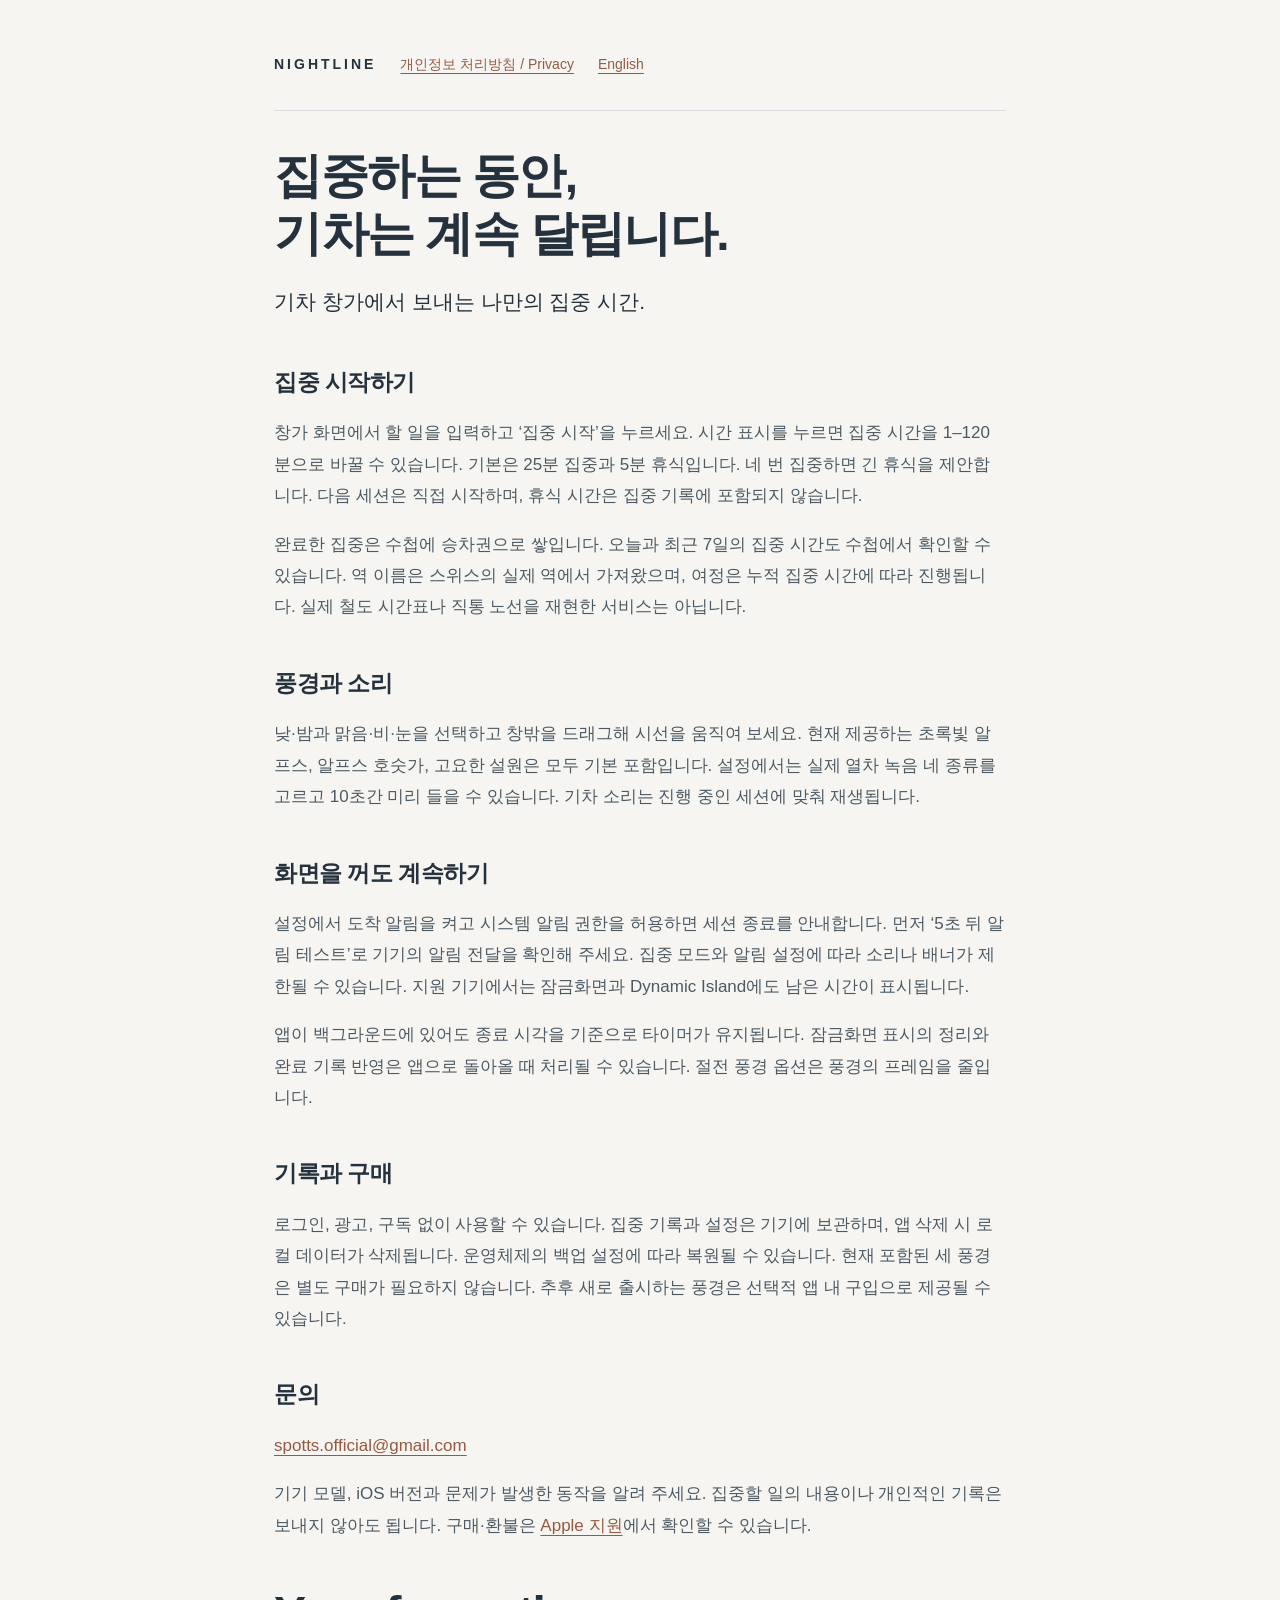
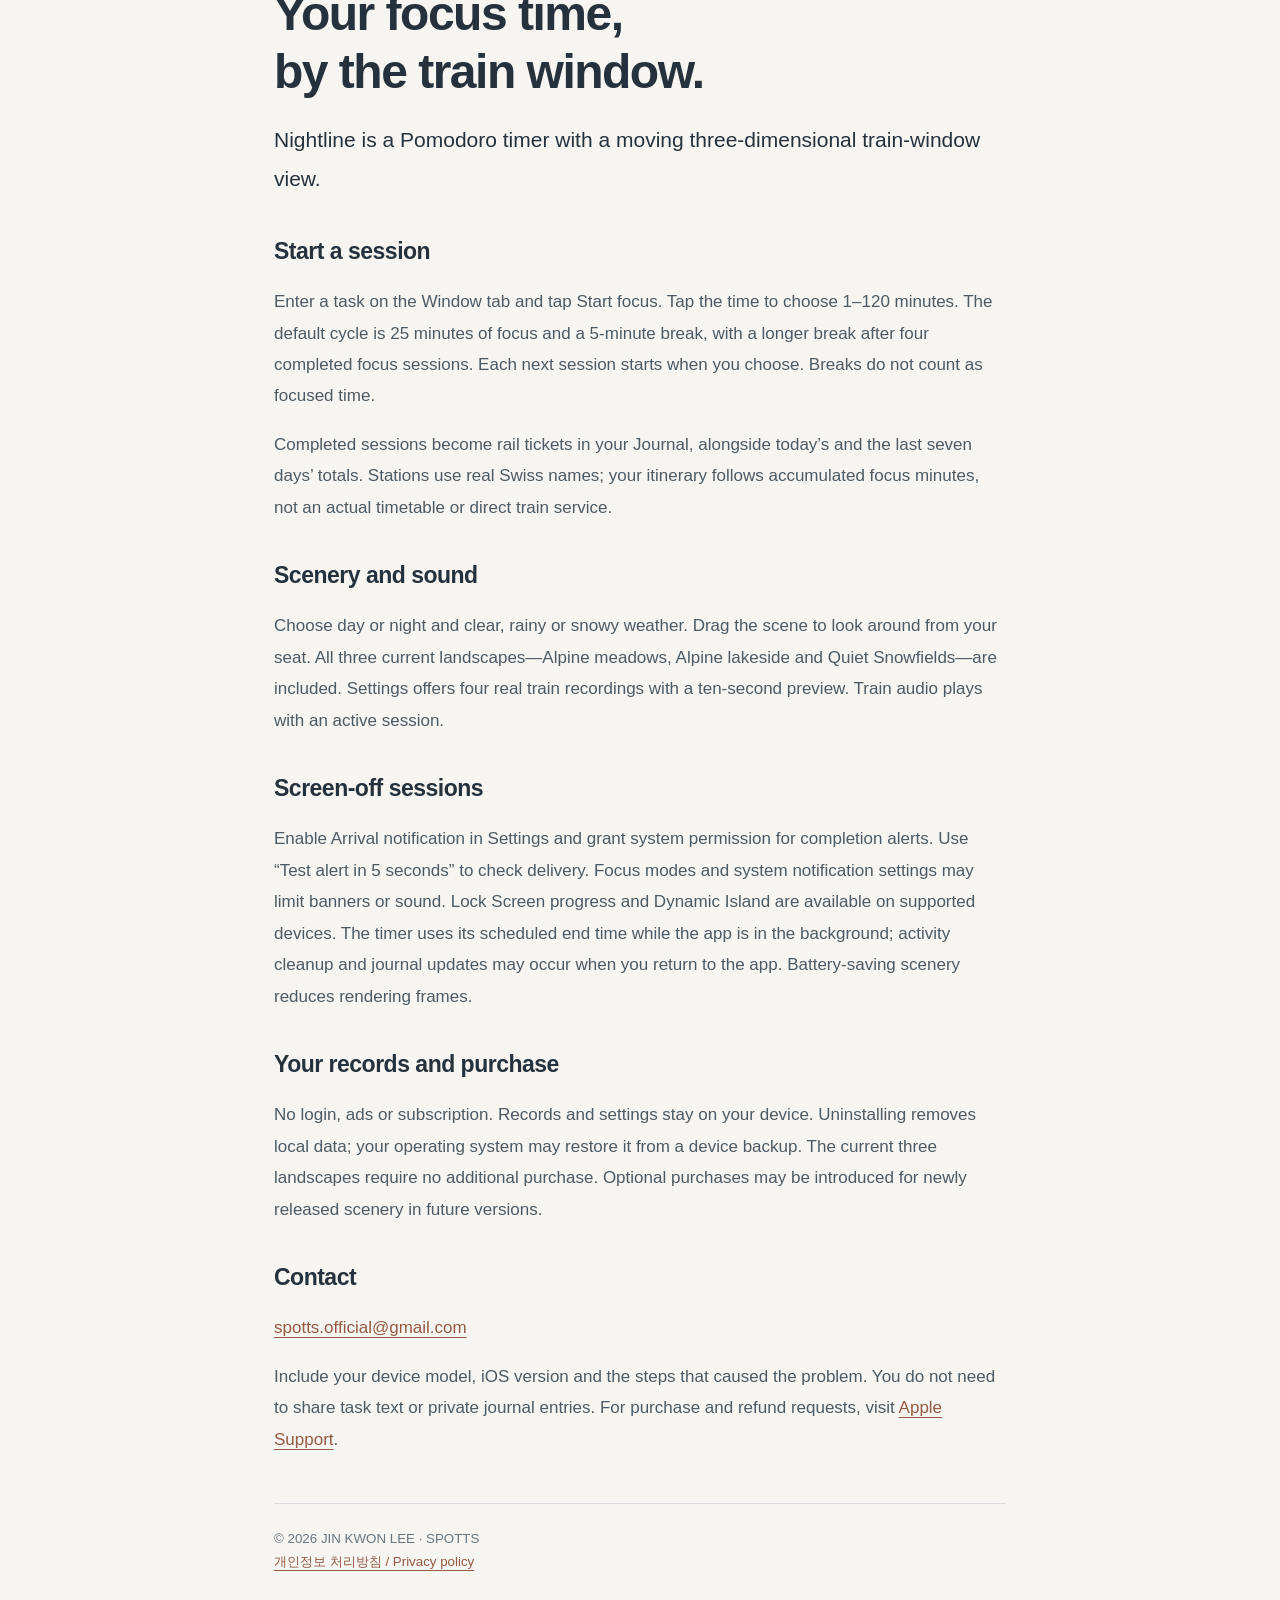
<file: index.html>
<!doctype html>
<html lang="ko"><head><meta charset="utf-8"><meta name="viewport" content="width=device-width,initial-scale=1"><meta name="description" content="Nightline — a train-window Pomodoro timer. Help, support and privacy information."><title>Nightline · Help & support</title><link rel="stylesheet" href="style.css"></head><body><main>
<nav><span class="brand">NIGHTLINE</span><a href="privacy.html">개인정보 처리방침 / Privacy</a><a href="#english">English</a></nav>
<h1>집중하는 동안,<br>기차는 계속 달립니다.</h1><p class="lead">기차 창가에서 보내는 나만의 집중 시간.</p>
<section><h2>집중 시작하기</h2><p>창가 화면에서 할 일을 입력하고 ‘집중 시작’을 누르세요. 시간 표시를 누르면 집중 시간을 1–120분으로 바꿀 수 있습니다. 기본은 25분 집중과 5분 휴식입니다. 네 번 집중하면 긴 휴식을 제안합니다. 다음 세션은 직접 시작하며, 휴식 시간은 집중 기록에 포함되지 않습니다.</p><p>완료한 집중은 수첩에 승차권으로 쌓입니다. 오늘과 최근 7일의 집중 시간도 수첩에서 확인할 수 있습니다. 역 이름은 스위스의 실제 역에서 가져왔으며, 여정은 누적 집중 시간에 따라 진행됩니다. 실제 철도 시간표나 직통 노선을 재현한 서비스는 아닙니다.</p></section>
<section><h2>풍경과 소리</h2><p>낮·밤과 맑음·비·눈을 선택하고 창밖을 드래그해 시선을 움직여 보세요. 현재 제공하는 초록빛 알프스, 알프스 호숫가, 고요한 설원은 모두 기본 포함입니다. 설정에서는 실제 열차 녹음 네 종류를 고르고 10초간 미리 들을 수 있습니다. 기차 소리는 진행 중인 세션에 맞춰 재생됩니다.</p></section>
<section><h2>화면을 꺼도 계속하기</h2><p>설정에서 도착 알림을 켜고 시스템 알림 권한을 허용하면 세션 종료를 안내합니다. 먼저 ‘5초 뒤 알림 테스트’로 기기의 알림 전달을 확인해 주세요. 집중 모드와 알림 설정에 따라 소리나 배너가 제한될 수 있습니다. 지원 기기에서는 잠금화면과 Dynamic Island에도 남은 시간이 표시됩니다.</p><p>앱이 백그라운드에 있어도 종료 시각을 기준으로 타이머가 유지됩니다. 잠금화면 표시의 정리와 완료 기록 반영은 앱으로 돌아올 때 처리될 수 있습니다. 절전 풍경 옵션은 풍경의 프레임을 줄입니다.</p></section>
<section><h2>기록과 구매</h2><p>로그인, 광고, 구독 없이 사용할 수 있습니다. 집중 기록과 설정은 기기에 보관하며, 앱 삭제 시 로컬 데이터가 삭제됩니다. 운영체제의 백업 설정에 따라 복원될 수 있습니다. 현재 포함된 세 풍경은 별도 구매가 필요하지 않습니다. 추후 새로 출시하는 풍경은 선택적 앱 내 구입으로 제공될 수 있습니다.</p></section>
<section><h2>문의</h2><p><a href="mailto:spotts.official@gmail.com">spotts.official@gmail.com</a></p><p>기기 모델, iOS 버전과 문제가 발생한 동작을 알려 주세요. 집중할 일의 내용이나 개인적인 기록은 보내지 않아도 됩니다. 구매·환불은 <a href="https://support.apple.com/billing">Apple 지원</a>에서 확인할 수 있습니다.</p></section>
<section id="english" lang="en"><h1>Your focus time,<br>by the train window.</h1><p class="lead">Nightline is a Pomodoro timer with a moving three-dimensional train-window view.</p><h2>Start a session</h2><p>Enter a task on the Window tab and tap Start focus. Tap the time to choose 1–120 minutes. The default cycle is 25 minutes of focus and a 5-minute break, with a longer break after four completed focus sessions. Each next session starts when you choose. Breaks do not count as focused time.</p><p>Completed sessions become rail tickets in your Journal, alongside today’s and the last seven days’ totals. Stations use real Swiss names; your itinerary follows accumulated focus minutes, not an actual timetable or direct train service.</p><h2>Scenery and sound</h2><p>Choose day or night and clear, rainy or snowy weather. Drag the scene to look around from your seat. All three current landscapes—Alpine meadows, Alpine lakeside and Quiet Snowfields—are included. Settings offers four real train recordings with a ten-second preview. Train audio plays with an active session.</p><h2>Screen-off sessions</h2><p>Enable Arrival notification in Settings and grant system permission for completion alerts. Use “Test alert in 5 seconds” to check delivery. Focus modes and system notification settings may limit banners or sound. Lock Screen progress and Dynamic Island are available on supported devices. The timer uses its scheduled end time while the app is in the background; activity cleanup and journal updates may occur when you return to the app. Battery-saving scenery reduces rendering frames.</p><h2>Your records and purchase</h2><p>No login, ads or subscription. Records and settings stay on your device. Uninstalling removes local data; your operating system may restore it from a device backup. The current three landscapes require no additional purchase. Optional purchases may be introduced for newly released scenery in future versions.</p><h2>Contact</h2><p><a href="mailto:spotts.official@gmail.com">spotts.official@gmail.com</a></p><p>Include your device model, iOS version and the steps that caused the problem. You do not need to share task text or private journal entries. For purchase and refund requests, visit <a href="https://support.apple.com/billing">Apple Support</a>.</p></section>
<footer><small>© 2026 JIN KWON LEE · SPOTTS<br><a href="privacy.html">개인정보 처리방침 / Privacy policy</a></small></footer></main></body></html>
</file>
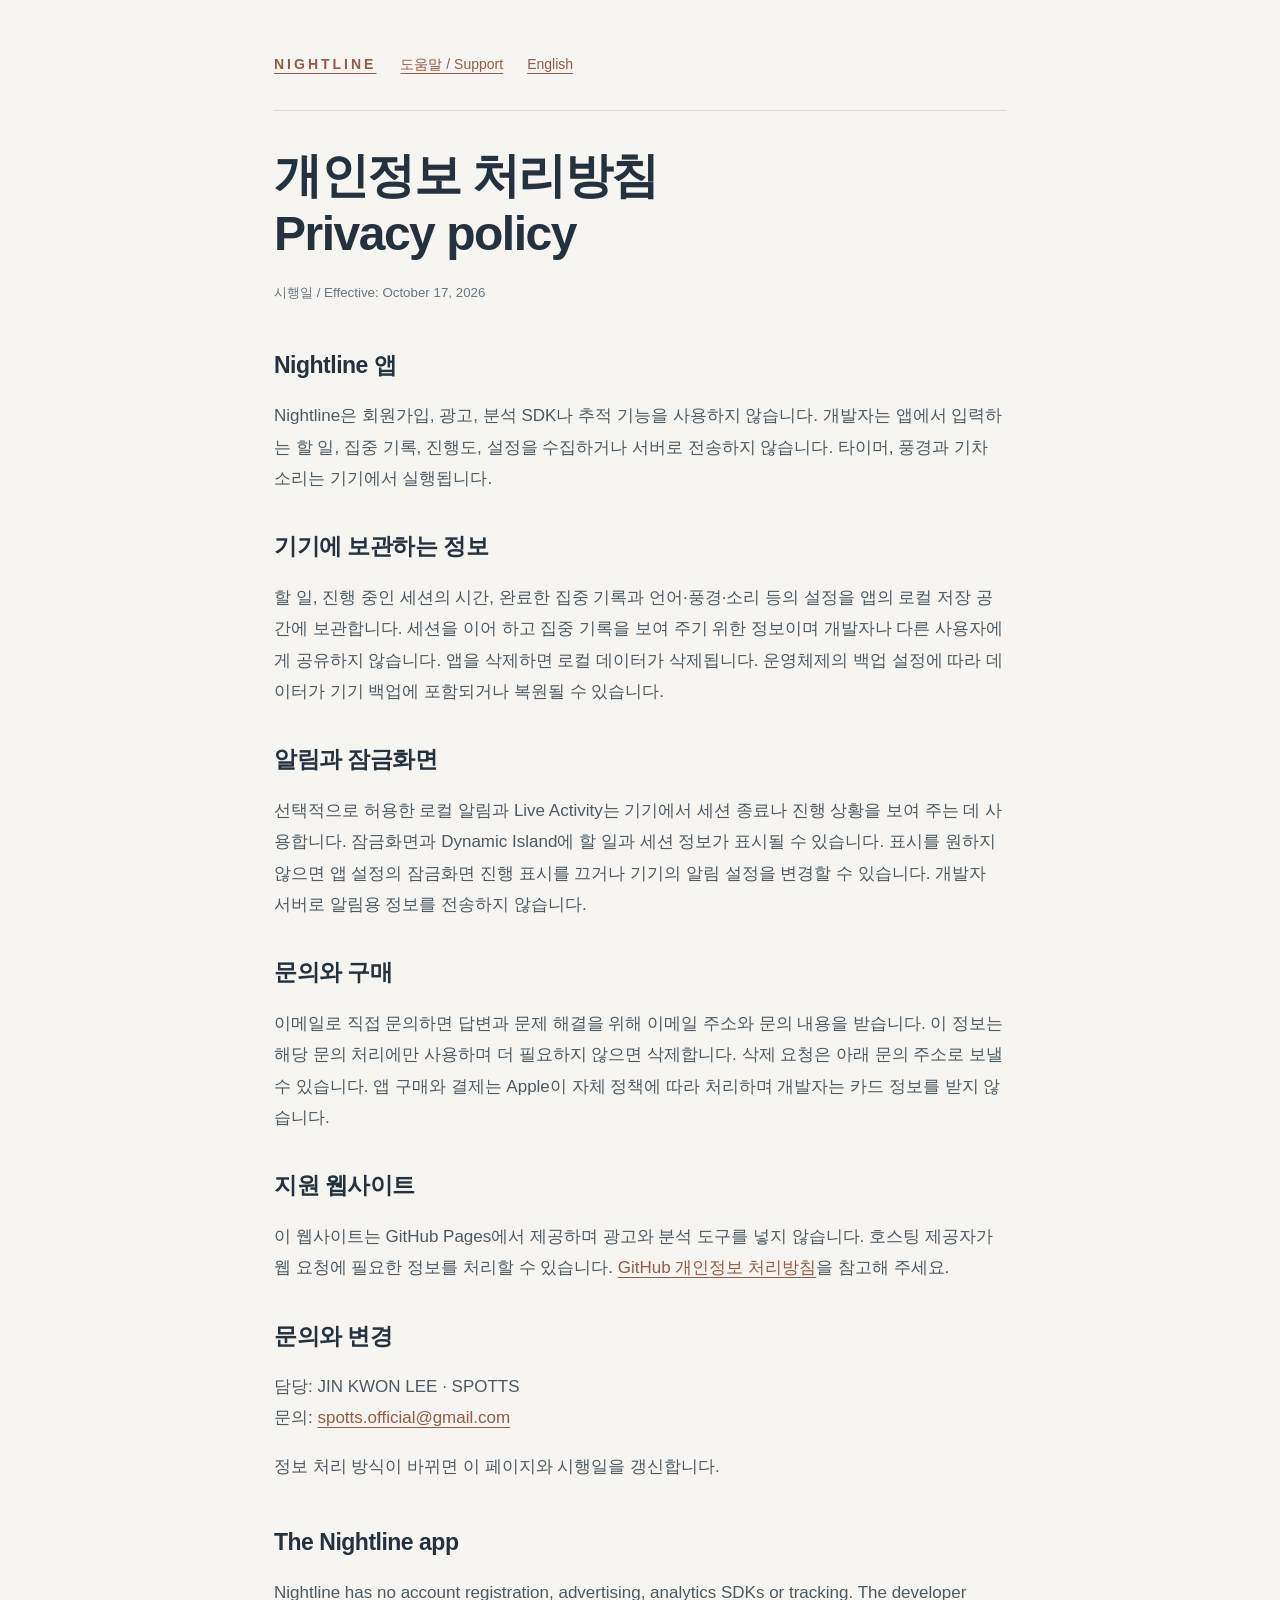
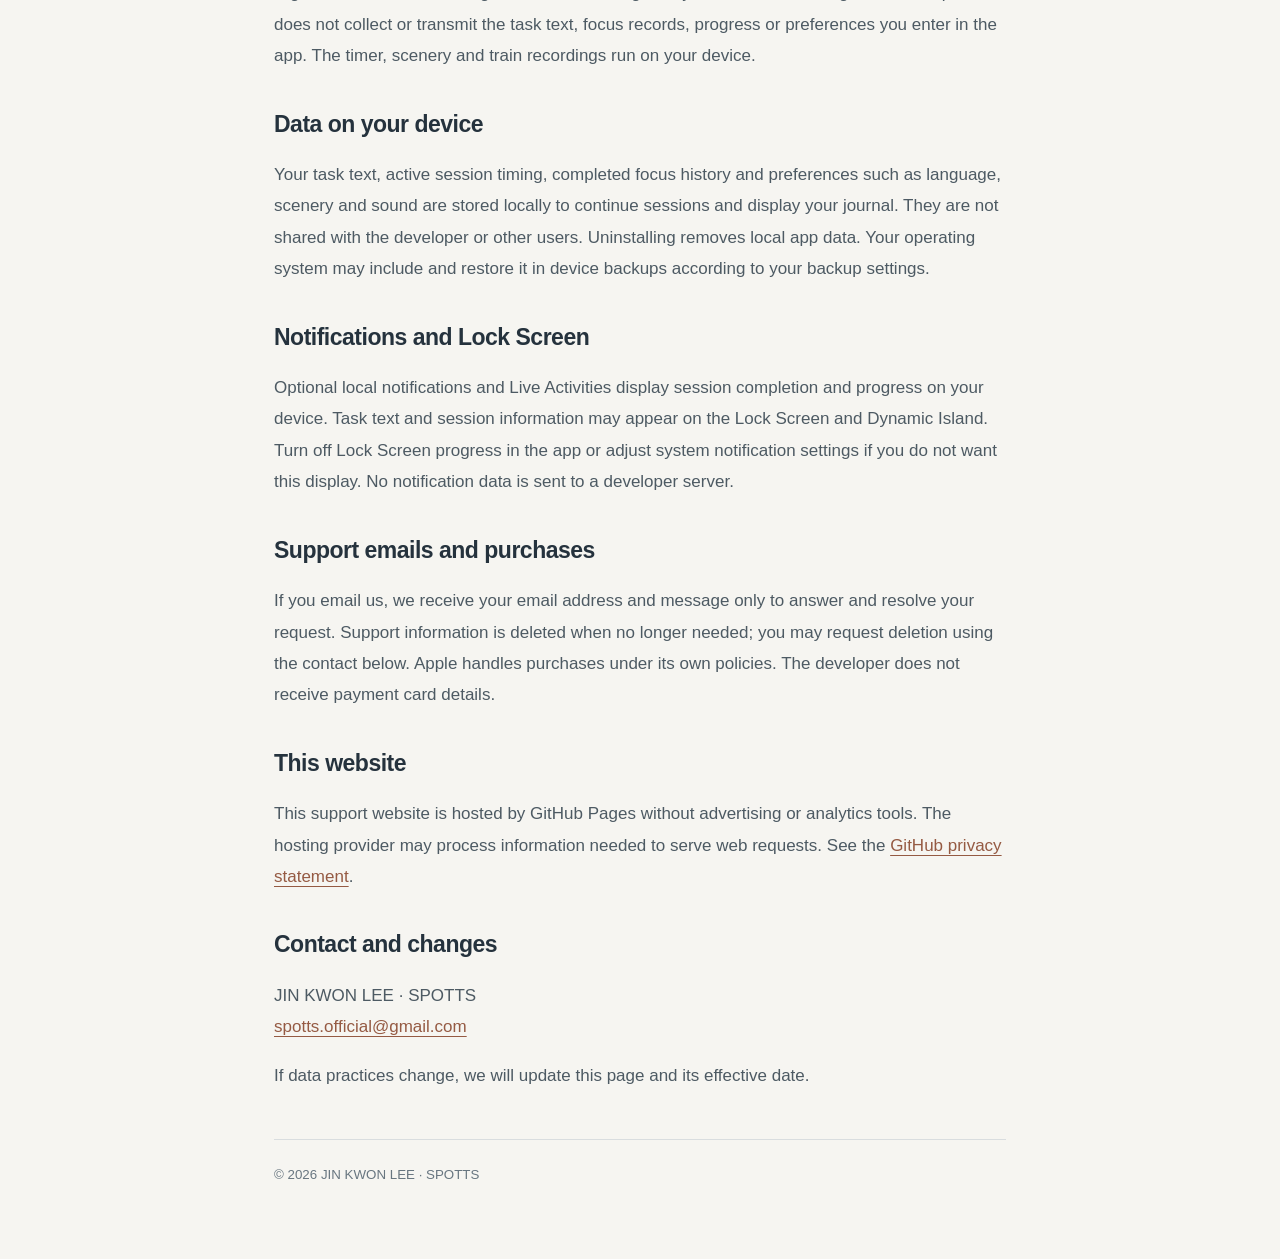
<file: privacy.html>
<!doctype html>
<html lang="ko"><head><meta charset="utf-8"><meta name="viewport" content="width=device-width,initial-scale=1"><title>Nightline · Privacy policy</title><link rel="stylesheet" href="style.css"></head><body><main>
<nav><a class="brand" href="./">NIGHTLINE</a><a href="./">도움말 / Support</a><a href="#english">English</a></nav><h1>개인정보 처리방침<br>Privacy policy</h1><small>시행일 / Effective: October 17, 2026</small>
<section><h2>Nightline 앱</h2><p>Nightline은 회원가입, 광고, 분석 SDK나 추적 기능을 사용하지 않습니다. 개발자는 앱에서 입력하는 할 일, 집중 기록, 진행도, 설정을 수집하거나 서버로 전송하지 않습니다. 타이머, 풍경과 기차 소리는 기기에서 실행됩니다.</p><h2>기기에 보관하는 정보</h2><p>할 일, 진행 중인 세션의 시간, 완료한 집중 기록과 언어·풍경·소리 등의 설정을 앱의 로컬 저장 공간에 보관합니다. 세션을 이어 하고 집중 기록을 보여 주기 위한 정보이며 개발자나 다른 사용자에게 공유하지 않습니다. 앱을 삭제하면 로컬 데이터가 삭제됩니다. 운영체제의 백업 설정에 따라 데이터가 기기 백업에 포함되거나 복원될 수 있습니다.</p><h2>알림과 잠금화면</h2><p>선택적으로 허용한 로컬 알림과 Live Activity는 기기에서 세션 종료나 진행 상황을 보여 주는 데 사용합니다. 잠금화면과 Dynamic Island에 할 일과 세션 정보가 표시될 수 있습니다. 표시를 원하지 않으면 앱 설정의 잠금화면 진행 표시를 끄거나 기기의 알림 설정을 변경할 수 있습니다. 개발자 서버로 알림용 정보를 전송하지 않습니다.</p><h2>문의와 구매</h2><p>이메일로 직접 문의하면 답변과 문제 해결을 위해 이메일 주소와 문의 내용을 받습니다. 이 정보는 해당 문의 처리에만 사용하며 더 필요하지 않으면 삭제합니다. 삭제 요청은 아래 문의 주소로 보낼 수 있습니다. 앱 구매와 결제는 Apple이 자체 정책에 따라 처리하며 개발자는 카드 정보를 받지 않습니다.</p><h2>지원 웹사이트</h2><p>이 웹사이트는 GitHub Pages에서 제공하며 광고와 분석 도구를 넣지 않습니다. 호스팅 제공자가 웹 요청에 필요한 정보를 처리할 수 있습니다. <a href="https://docs.github.com/en/site-policy/privacy-policies/github-general-privacy-statement">GitHub 개인정보 처리방침</a>을 참고해 주세요.</p><h2>문의와 변경</h2><p>담당: JIN KWON LEE · SPOTTS<br>문의: <a href="mailto:spotts.official@gmail.com">spotts.official@gmail.com</a></p><p>정보 처리 방식이 바뀌면 이 페이지와 시행일을 갱신합니다.</p></section>
<section id="english" lang="en"><h2>The Nightline app</h2><p>Nightline has no account registration, advertising, analytics SDKs or tracking. The developer does not collect or transmit the task text, focus records, progress or preferences you enter in the app. The timer, scenery and train recordings run on your device.</p><h2>Data on your device</h2><p>Your task text, active session timing, completed focus history and preferences such as language, scenery and sound are stored locally to continue sessions and display your journal. They are not shared with the developer or other users. Uninstalling removes local app data. Your operating system may include and restore it in device backups according to your backup settings.</p><h2>Notifications and Lock Screen</h2><p>Optional local notifications and Live Activities display session completion and progress on your device. Task text and session information may appear on the Lock Screen and Dynamic Island. Turn off Lock Screen progress in the app or adjust system notification settings if you do not want this display. No notification data is sent to a developer server.</p><h2>Support emails and purchases</h2><p>If you email us, we receive your email address and message only to answer and resolve your request. Support information is deleted when no longer needed; you may request deletion using the contact below. Apple handles purchases under its own policies. The developer does not receive payment card details.</p><h2>This website</h2><p>This support website is hosted by GitHub Pages without advertising or analytics tools. The hosting provider may process information needed to serve web requests. See the <a href="https://docs.github.com/en/site-policy/privacy-policies/github-general-privacy-statement">GitHub privacy statement</a>.</p><h2>Contact and changes</h2><p>JIN KWON LEE · SPOTTS<br><a href="mailto:spotts.official@gmail.com">spotts.official@gmail.com</a></p><p>If data practices change, we will update this page and its effective date.</p></section>
<footer><small>© 2026 JIN KWON LEE · SPOTTS</small></footer></main></body></html>
</file>
<file: style.css>
:root{color-scheme:light;font-family:-apple-system,BlinkMacSystemFont,"Segoe UI",sans-serif;color:#25323d;background:#f6f5f1}*{box-sizing:border-box}body{margin:0}main{max-width:780px;margin:auto;padding:56px 24px 72px}nav{display:flex;flex-wrap:wrap;gap:24px;padding-bottom:36px;border-bottom:1px solid #d9dddf}a{color:#955a43;text-underline-offset:4px}nav a{font-size:14px}h1{font-size:clamp(32px,6vw,48px);letter-spacing:-1.5px;line-height:1.2;margin:36px 0 20px}h2{font-size:23px;line-height:1.4;letter-spacing:-.5px;margin-top:36px}p,li{font-size:17px;line-height:1.85;color:#4d5a63}section{margin-top:44px}small{color:#687680;line-height:1.7}.brand{font-size:14px;letter-spacing:3px;font-weight:700}.lead{font-size:21px;color:#25323d}footer{border-top:1px solid #d9dddf;margin-top:48px;padding-top:24px}.languages{margin-top:24px}li{margin-bottom:10px}
</file>
